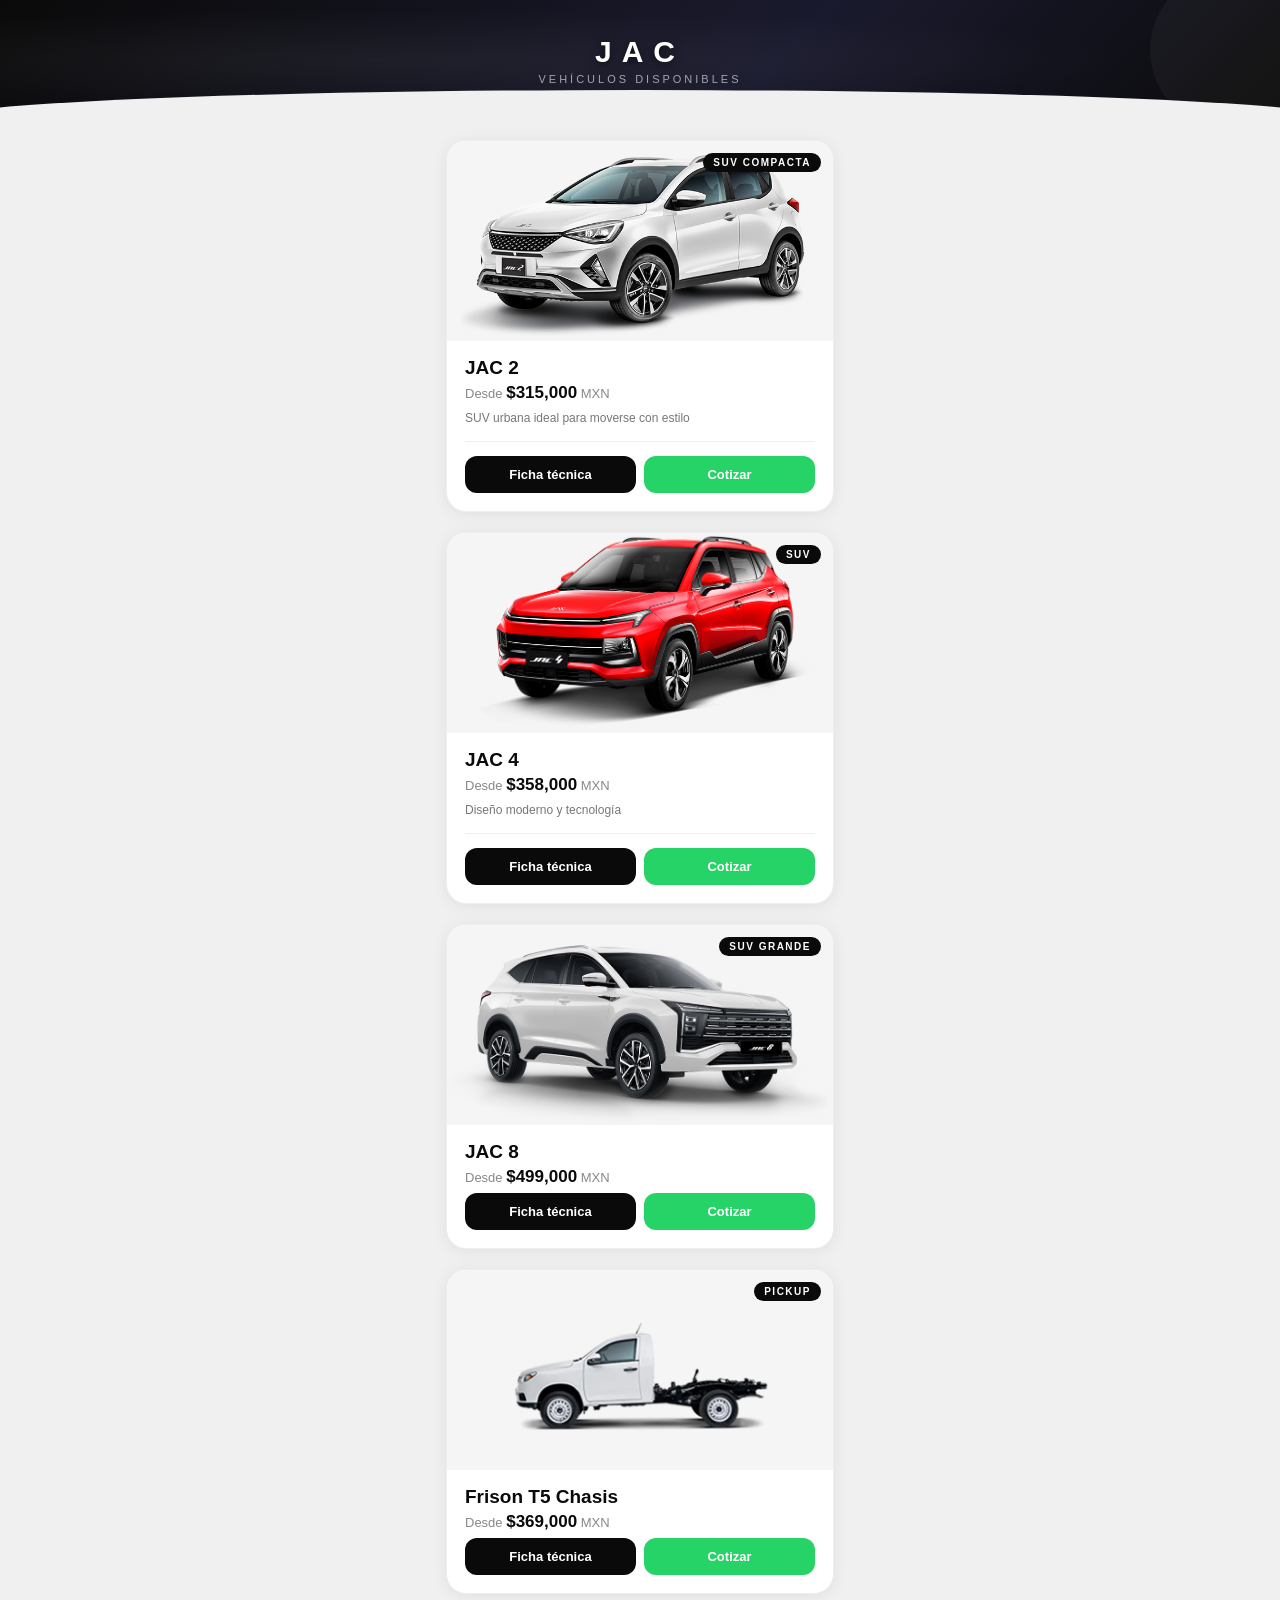
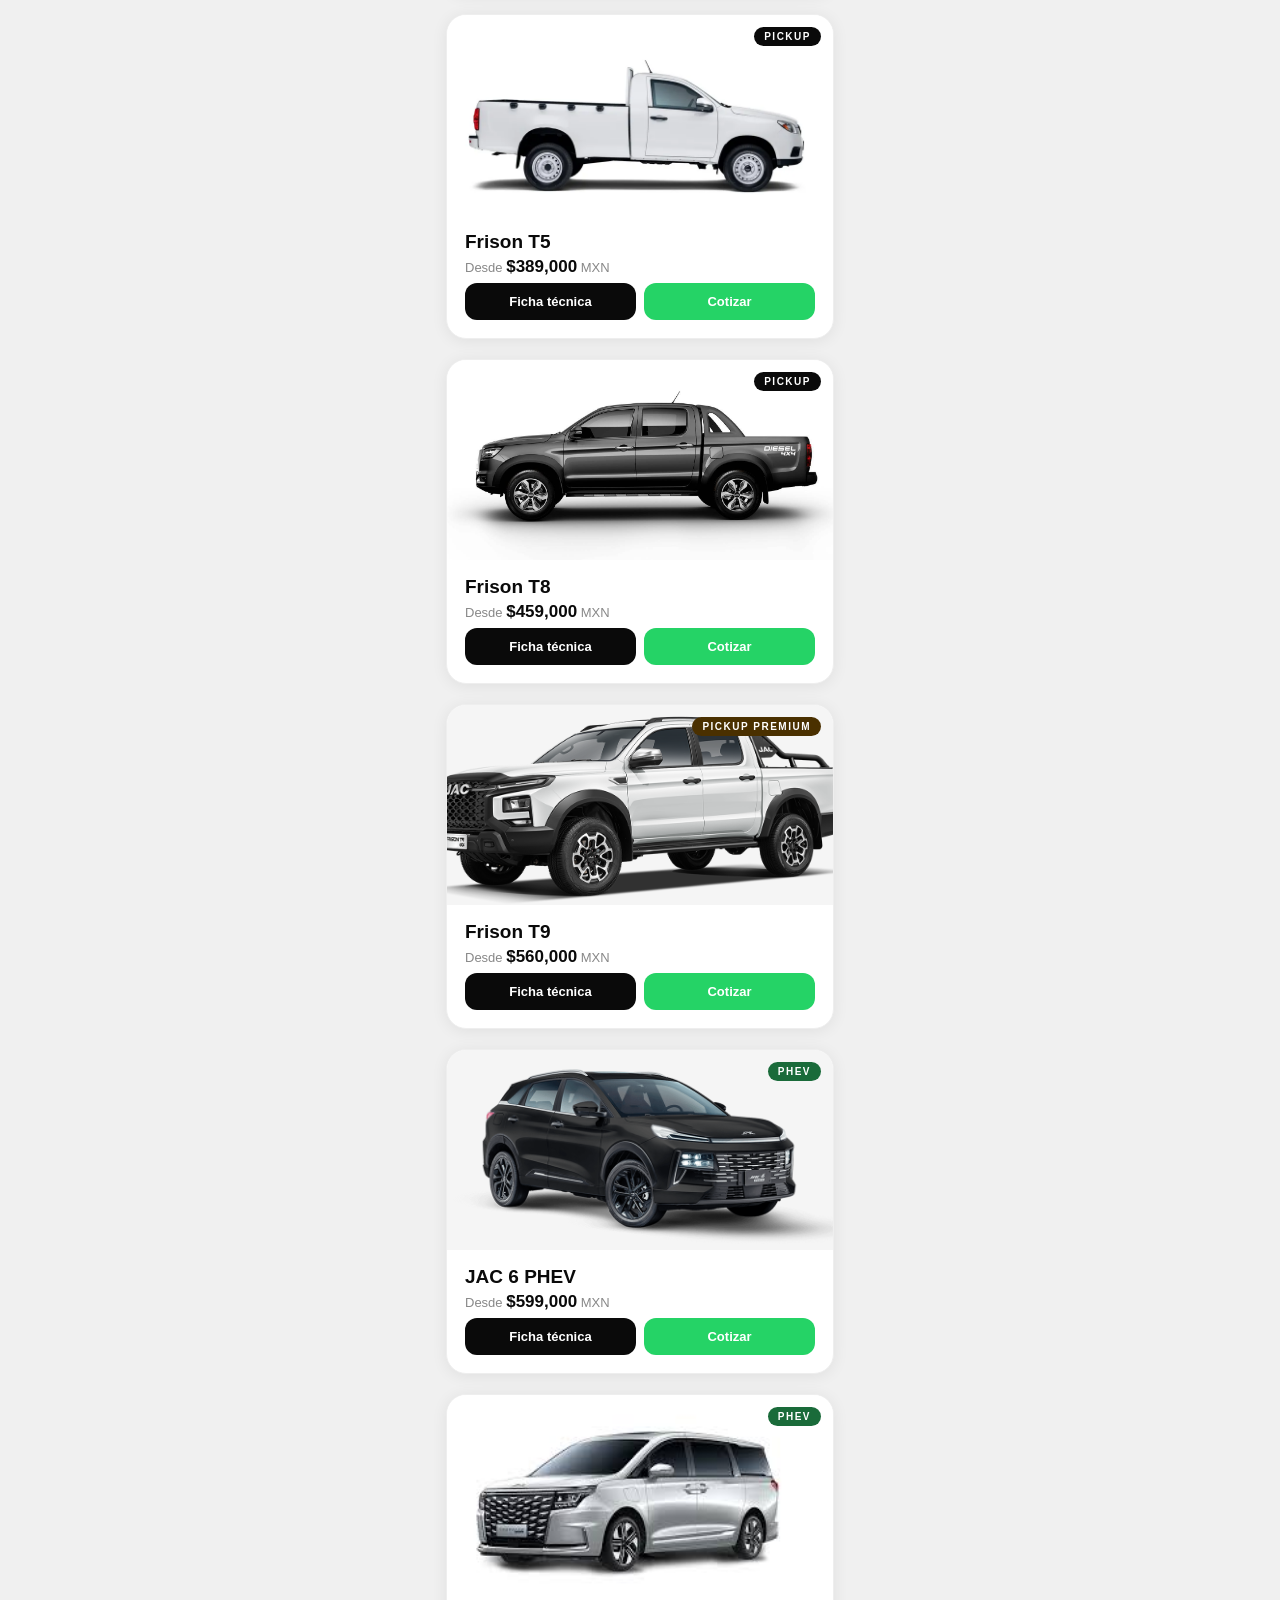
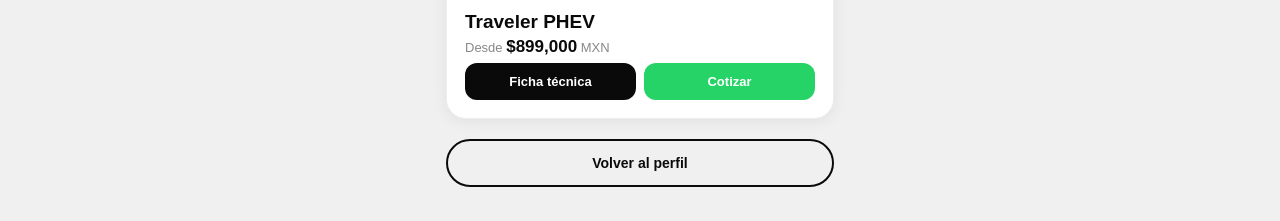
<file: autos.html>
<!DOCTYPE html>
<html lang="es">
<head>
<meta charset="UTF-8">
<meta name="viewport" content="width=device-width, initial-scale=1.0">
<title>Vehículos JAC – Raul Cuautle</title>
<link rel="stylesheet" href="css/autos.css">
</head>
<body>

<div class="page-header">
  <div class="header-overlay"></div>
  <div class="header-content">
    <span class="header-brand">JAC</span>
    <p class="header-sub">Vehículos disponibles</p>
  </div>
</div>

<div class="container">

<!-- JAC 2 -->
<div class="card">
  <div class="card-badge">SUV Compacta</div>
  <img src="src/jac2.jpg">
  <div class="card-body">
    <h2>JAC 2</h2>
    <p class="price">Desde <strong>$315,000</strong> MXN</p>
    <p class="tagline">SUV urbana ideal para moverse con estilo</p>
    <div class="card-actions">
      <a href="fichas/jac2.pdf" class="btn-ver">Ficha técnica</a>
      <a href="https://wa.me/5219818210863" class="btn-wa">Cotizar</a>
    </div>
  </div>
</div>

<!-- JAC 4 -->
<div class="card">
  <div class="card-badge">SUV</div>
  <img src="src/jac4.jpg">
  <div class="card-body">
    <h2>JAC 4</h2>
    <p class="price">Desde <strong>$358,000</strong> MXN</p>
    <p class="tagline">Diseño moderno y tecnología</p>
    <div class="card-actions">
      <a href="fichas/jac4.pdf" class="btn-ver">Ficha técnica</a>
      <a href="https://wa.me/5219818210863" class="btn-wa">Cotizar</a>
    </div>
  </div>
</div>


<!-- JAC 8 -->
<div class="card">
  <div class="card-badge">SUV Grande</div>
  <img src="src/jac8.jpg">
  <div class="card-body">
    <h2>JAC 8</h2>
    <p class="price">Desde <strong>$499,000</strong> MXN</p>
    <div class="card-actions">
      <a href="fichas/jac8.pdf" class="btn-ver">Ficha técnica</a>
      <a href="https://wa.me/5219818210863" class="btn-wa">Cotizar</a>
    </div>
  </div>
</div>

<!-- FRISON T5 CHASIS -->
<div class="card">
  <div class="card-badge">Pickup</div>
  <img src="src/frisont5c.jpg">
  <div class="card-body">
    <h2>Frison T5 Chasis</h2>
    <p class="price">Desde <strong>$369,000</strong> MXN</p>
    <div class="card-actions">
      <a href="fichas/frisont5chasis.pdf" class="btn-ver">Ficha técnica</a>
      <a href="https://wa.me/5219818210863" class="btn-wa">Cotizar</a>
    </div>
  </div>
</div>

<!-- FRISON T5 -->
<div class="card">
  <div class="card-badge">Pickup</div>
  <img src="src/frisont5.jpg">
  <div class="card-body">
    <h2>Frison T5</h2>
    <p class="price">Desde <strong>$389,000</strong> MXN</p>
    <div class="card-actions">
      <a href="fichas/frisont5.pdf" class="btn-ver">Ficha técnica</a>
      <a href="https://wa.me/5219818210863" class="btn-wa">Cotizar</a>
    </div>
  </div>
</div>

<!-- FRISON T8 -->
<div class="card">
  <div class="card-badge">Pickup</div>
  <img src="src/frisonT8.jpg">
  <div class="card-body">
    <h2>Frison T8</h2>
    <p class="price">Desde <strong>$459,000</strong> MXN</p>
    <div class="card-actions">
      <a href="fichas/frisont8.pdf" class="btn-ver">Ficha técnica</a>
      <a href="https://wa.me/5219818210863" class="btn-wa">Cotizar</a>
    </div>
  </div>
</div>

<!-- FRISON T9 -->
<div class="card">
  <div class="card-badge badge-premium">Pickup Premium</div>
  <img src="src/frisont9.jpg">
  <div class="card-body">
    <h2>Frison T9</h2>
    <p class="price">Desde <strong>$560,000</strong> MXN</p>
    <div class="card-actions">
      <a href="fichas/frisont9.pdf" class="btn-ver">Ficha técnica</a>
      <a href="https://wa.me/5219818210863" class="btn-wa">Cotizar</a>
    </div>
  </div>
</div>

<!-- JAC 6 PHEV -->
<div class="card">
  <div class="card-badge badge-phev">PHEV</div>
  <img src="src/jac6phev.jpg">
  <div class="card-body">
    <h2>JAC 6 PHEV</h2>
    <p class="price">Desde <strong>$599,000</strong> MXN</p>
    <div class="card-actions">
      <a href="fichas/jac6phev.pdf" class="btn-ver">Ficha técnica</a>
      <a href="https://wa.me/5219818210863" class="btn-wa">Cotizar</a>
    </div>
  </div>
</div>

<!-- TRAVELER -->
<div class="card">
  <div class="card-badge badge-phev">PHEV</div>
  <img src="src/travelerphev.jpg">
  <div class="card-body">
    <h2>Traveler PHEV</h2>
    <p class="price">Desde <strong>$899,000</strong> MXN</p>
    <div class="card-actions">
      <a href="fichas/travelerphev.pdf" class="btn-ver">Ficha técnica</a>
      <a href="https://wa.me/5219818210863" class="btn-wa">Cotizar</a>
    </div>
  </div>
</div>

<a href="index.html" class="back-btn">Volver al perfil</a>

</div>

</body>
</html>
</file>
<file: css/autos.css>
/* ===========================
   JAC VEHICLES – autos.css
   =========================== */

* { box-sizing: border-box; margin: 0; padding: 0; }

body {
  font-family: 'Arial', sans-serif;
  background: #f0f0f0;
  min-height: 100vh;
}

/* ── PAGE HEADER ── */
.page-header {
  height: 120px;
  background: linear-gradient(135deg, #0a0a0a 0%, #1a1a2e 60%, #0a0a0a 100%);
  position: relative;
  display: flex;
  align-items: center;
  justify-content: center;
  overflow: hidden;
}

.page-header::before {
  content: '';
  position: absolute;
  top: -30px; right: -30px;
  width: 160px; height: 160px;
  border-radius: 50%;
  background: rgba(255,255,255,0.04);
}

.page-header::after {
  content: '';
  position: absolute;
  bottom: 0; left: 0; right: 0;
  height: 30px;
  background: #f0f0f0;
  clip-path: ellipse(55% 100% at 50% 100%);
}

.header-overlay {
  position: absolute;
  inset: 0;
  background: radial-gradient(ellipse at 30% 50%, rgba(255,255,255,0.05) 0%, transparent 60%);
}

.header-content {
  position: relative;
  z-index: 1;
  text-align: center;
}

.header-brand {
  color: white;
  font-size: 30px;
  font-weight: 900;
  letter-spacing: 10px;
  text-shadow: 0 2px 10px rgba(0,0,0,0.6);
  display: block;
}

.header-sub {
  color: rgba(255,255,255,0.6);
  font-size: 11px;
  letter-spacing: 3px;
  text-transform: uppercase;
  margin-top: 4px;
}

/* ── CONTAINER ── */
.container {
  max-width: 420px;
  margin: 0 auto;
  padding: 20px 16px 10px;
}

/* ── CARD ── */
.card {
  background: white;
  border-radius: 20px;
  margin-bottom: 20px;
  overflow: hidden;
  box-shadow: 0 2px 16px rgba(0,0,0,0.07);
  border: 1px solid #eee;
  position: relative;
}

.card-badge {
  position: absolute;
  top: 12px;
  right: 12px;
  background: #0a0a0a;
  color: white;
  font-size: 10px;
  font-weight: 700;
  letter-spacing: 1.5px;
  text-transform: uppercase;
  padding: 4px 10px;
  border-radius: 20px;
  z-index: 2;
}

.card-badge.badge-phev {
  background: #1a6b3a;
}

.card-badge.badge-premium {
  background: #4a3000;
}

.card img {
  width: 100%;
  height: 200px;
  object-fit: cover;
  display: block;
  background: #f5f5f5;
}

/* ── CARD BODY ── */
.card-body {
  padding: 16px 18px 18px;
}

.card-body h2 {
  font-size: 19px;
  font-weight: 700;
  color: #0a0a0a;
  margin-bottom: 4px;
}

.price {
  font-size: 13px;
  color: #888;
  margin-bottom: 6px;
}

.price strong {
  color: #0a0a0a;
  font-size: 17px;
}

.tagline {
  font-size: 12px;
  color: #777;
  line-height: 1.5;
  margin-bottom: 14px;
  padding-bottom: 14px;
  border-bottom: 1px solid #f0f0f0;
}

/* ── CARD ACTIONS ── */
.card-actions {
  display: grid;
  grid-template-columns: 1fr 1fr;
  gap: 8px;
}

.btn-ver,
.btn-wa {
  display: flex;
  align-items: center;
  justify-content: center;
  gap: 6px;
  padding: 11px 8px;
  border-radius: 12px;
  text-decoration: none;
  font-size: 13px;
  font-weight: 600;
  transition: opacity 0.15s, transform 0.1s;
}

.btn-ver:active,
.btn-wa:active {
  opacity: 0.82;
  transform: scale(0.97);
}

.btn-ver {
  background: #0a0a0a;
  color: white;
}

.btn-wa {
  background: #25D366;
  color: white;
}

/* ── BACK BUTTON ── */
.back-btn {
  display: flex;
  align-items: center;
  justify-content: center;
  gap: 8px;
  padding: 14px;
  margin: 10px 0 24px;
  border: 2px solid #0a0a0a;
  border-radius: 50px;
  color: #0a0a0a;
  text-decoration: none;
  font-weight: 600;
  font-size: 14px;
  transition: background 0.15s, color 0.15s;
}

.back-btn:active {
  background: #0a0a0a;
  color: white;
}

/* ── PAGE FOOTER ── */
.page-footer {
  background: #0a0a0a;
  padding: 16px;
  text-align: center;
}

.page-footer p {
  color: #666;
  font-size: 11px;
  letter-spacing: 0.8px;
}
</file>
